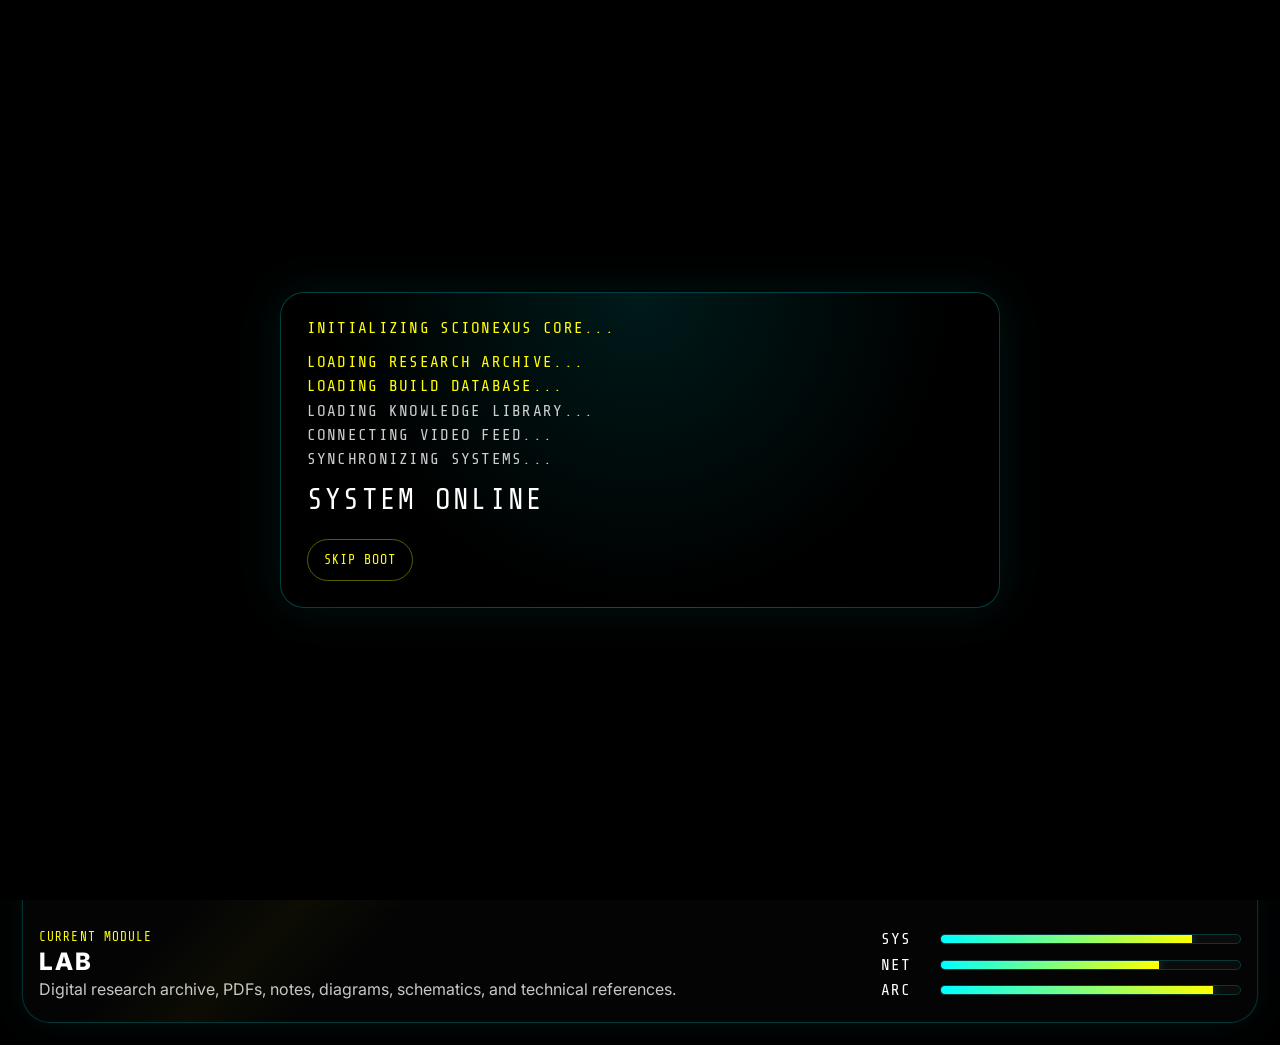
<file: index.html>
<!doctype html>
<html lang="en">
<head>
  <meta charset="utf-8" />
  <meta name="viewport" content="width=device-width, initial-scale=1" />
  <title>Scionexus | Core Interface</title>
  <meta name="description" content="Scionexus is an immersive science and engineering command interface built for GitHub Pages." />
  <meta name="theme-color" content="#000000" />
  <link rel="preconnect" href="https://fonts.googleapis.com" />
  <link rel="preconnect" href="https://fonts.gstatic.com" crossorigin />
  <link href="https://fonts.googleapis.com/css2?family=Inter:wght@400;500;600;700;800&family=Share+Tech+Mono&display=swap" rel="stylesheet" />
  <link rel="stylesheet" href="style.css" />
</head>
<body>
  <a class="skip-link" href="#main">Skip to content</a>

  <div class="boot" id="boot" aria-hidden="true">
    <div class="boot__panel" role="status" aria-live="polite">
      <div class="boot__title">INITIALIZING SCIONEXUS CORE...</div>
      <div class="boot__log" id="bootLog">
        <span>Loading Research Archive...</span>
        <span>Loading Build Database...</span>
        <span>Loading Knowledge Library...</span>
        <span>Connecting Video Feed...</span>
        <span>Synchronizing Systems...</span>
      </div>
      <div class="boot__status" id="bootStatus">SYSTEM ONLINE</div>
      <button class="boot__skip" id="bootSkip" type="button">SKIP BOOT</button>
    </div>
  </div>

  <div class="bg" aria-hidden="true">
    <div class="bg__grid"></div>
    <div class="bg__scan"></div>
    <div class="bg__nodes"></div>
  </div>

  <header class="chrome">
    <div class="chrome__brand">
      <div class="logo-mark" aria-hidden="true">S</div>
      <div>
        <div class="chrome__name">SCIONEXUS</div>
        <div class="chrome__sub">SCIENCE • ENGINEERING • DISCOVERY</div>
      </div>
    </div>
    <div class="chrome__meta mono">CORE / v1.0 / LIVE</div>
  </header>

  <main id="main" class="shell">
    <section class="hub" aria-label="Scionexus command hub">
      <div class="hub__frame">
        <div class="hub__topline mono">
          <span>ACCESS LEVEL: PUBLIC</span>
          <span id="sessionState">SESSION: COLD START</span>
        </div>

        <div class="radial" id="radial" role="navigation" aria-label="Primary modules">
          <div class="radial__core" aria-label="Scionexus core">
            <div class="radial__core-inner">
              <div class="radial__sig mono">SCIONEXUS</div>
              <h1 class="radial__title">SMART HUB</h1>
              <p class="radial__copy"></p>
              <div class="radial__hint mono" id="moduleHint">SELECT A MODULE</div>
            </div>
          </div>

          <button class="module module--lab is-active" data-target="lab.html" data-title="LAB" data-desc="Digital research archive, PDFs, notes, diagrams, schematics, and technical references." aria-label="Open Lab module">
            <span class="module__id mono">01</span><span class="module__name">LAB</span>
          </button>
          <button class="module module--explore" data-target="explore.html" data-title="EXPLORE" data-desc="Recent transmissions, embedded videos, and channel access." aria-label="Open Explore module">
            <span class="module__id mono">02</span><span class="module__name">EXPLORE</span>
          </button>
          <button class="module module--scrap" data-target="scrap.html" data-title="SCRAP" data-desc="Workshop archive, build logs, parts lists, downloads, and engineering notebooks." aria-label="Open Scrap module">
            <span class="module__id mono">03</span><span class="module__name">SCRAP</span>
          </button>
          <button class="module module--shop" data-target="shop.html" data-title="SHOP" data-desc="Equipment terminal, kits, downloads, PCB files, templates, and future storefront placeholders." aria-label="Open Shop module">
            <span class="module__id mono">04</span><span class="module__name">SHOP</span>
          </button>
        </div>

        <div class="hub__footer">
          <div class="readout">
            <div class="readout__label mono">CURRENT MODULE</div>
            <div class="readout__value" id="activeTitle">LAB</div>
            <div class="readout__desc" id="activeDesc">Digital research archive, PDFs, notes, diagrams, schematics, and technical references.</div>
          </div>
          <div class="diagnostics" aria-label="System diagnostics">
            <div class="diag"><span class="mono">SYS</span><div class="bar"><i style="width: 84%"></i></div></div>
            <div class="diag"><span class="mono">NET</span><div class="bar"><i style="width: 73%"></i></div></div>
            <div class="diag"><span class="mono">ARC</span><div class="bar"><i style="width: 91%"></i></div></div>
          </div>
        </div>
      </div>
    </section>
  </main>

  <script src="script.js"></script>
</body>
</html>
</file>
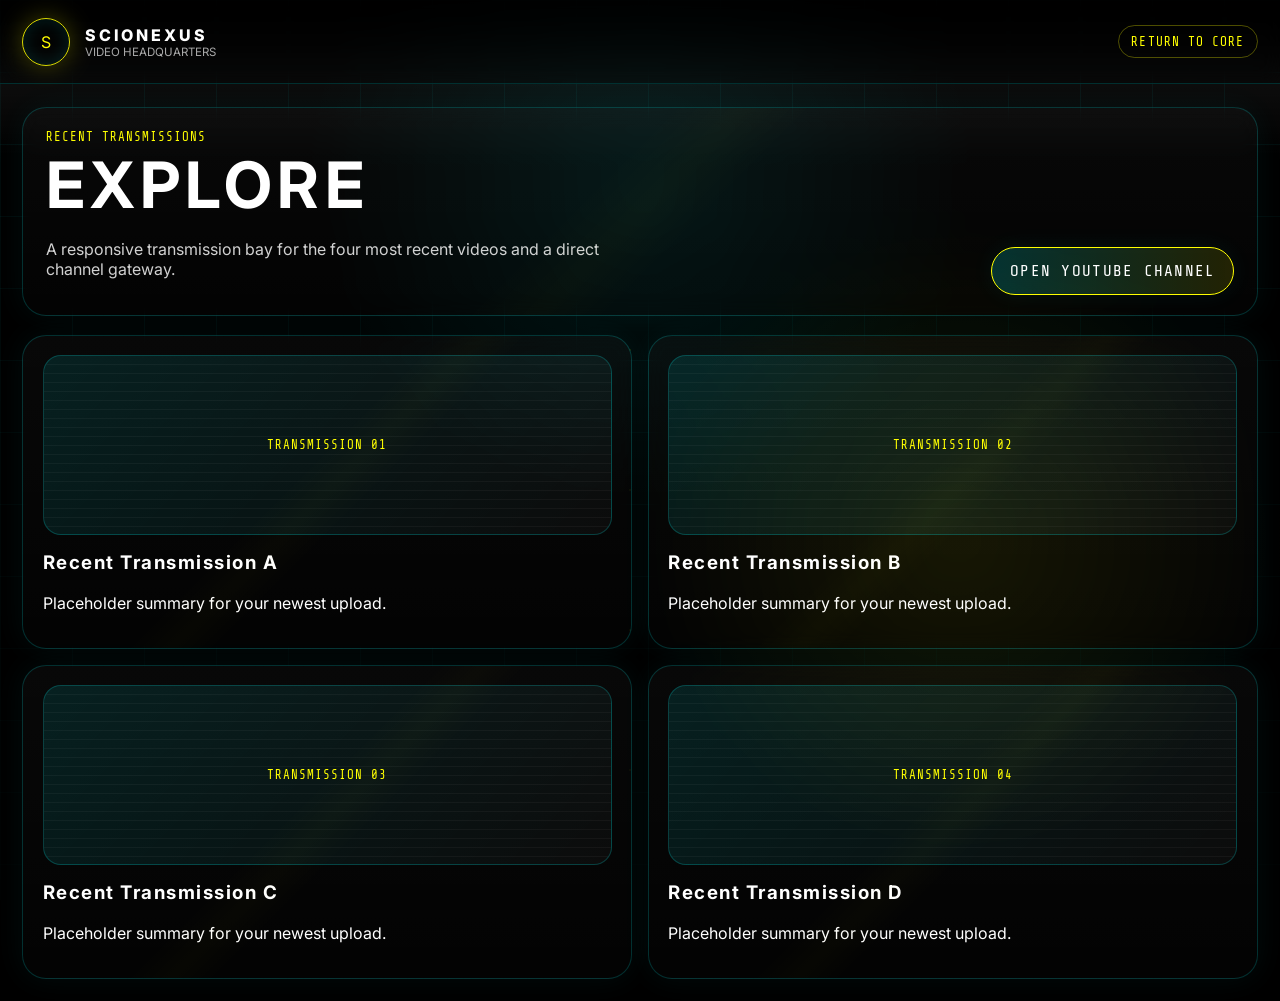
<file: explore.html>
<!doctype html>
<html lang="en">
<head>
  <meta charset="utf-8" />
  <meta name="viewport" content="width=device-width, initial-scale=1" />
  <title>Scionexus | Explore Transmissions</title>
  <meta name="description" content="Scionexus Explore page featuring recent transmissions and embedded videos." />
  <meta name="theme-color" content="#000000" />
  <link rel="preconnect" href="https://fonts.googleapis.com" />
  <link rel="preconnect" href="https://fonts.gstatic.com" crossorigin />
  <link href="https://fonts.googleapis.com/css2?family=Inter:wght@400;500;600;700;800&family=Share+Tech+Mono&display=swap" rel="stylesheet" />
  <link rel="stylesheet" href="style.css" />
</head>
<body>
  <a class="skip-link" href="#content">Skip to content</a>
  <div class="bg" aria-hidden="true"><div class="bg__grid"></div><div class="bg__scan"></div><div class="bg__nodes"></div></div>
  <header class="chrome"><div class="chrome__brand"><div class="logo-mark" aria-hidden="true">S</div><div><div class="chrome__name">SCIONEXUS</div><div class="chrome__sub">VIDEO HEADQUARTERS</div></div></div><a class="chrome__meta mono" href="index.html">RETURN TO CORE</a></header>
  <main id="content" class="page">
    <section class="page__hero panel">
      <div>
        <div class="kicker mono">RECENT TRANSMISSIONS</div>
        <h1>EXPLORE</h1>
        <p class="lede">A responsive transmission bay for the four most recent videos and a direct channel gateway.</p>
      </div>
      <a class="btn btn--primary" href="https://youtube.com/" target="_blank" rel="noreferrer">OPEN YOUTUBE CHANNEL</a>
    </section>

    <section class="grid grid--videos">
      <article class="panel video-card"><div class="video-card__thumb">TRANSMISSION 01</div><h3>Recent Transmission A</h3><p>Placeholder summary for your newest upload.</p></article>
      <article class="panel video-card"><div class="video-card__thumb">TRANSMISSION 02</div><h3>Recent Transmission B</h3><p>Placeholder summary for your newest upload.</p></article>
      <article class="panel video-card"><div class="video-card__thumb">TRANSMISSION 03</div><h3>Recent Transmission C</h3><p>Placeholder summary for your newest upload.</p></article>
      <article class="panel video-card"><div class="video-card__thumb">TRANSMISSION 04</div><h3>Recent Transmission D</h3><p>Placeholder summary for your newest upload.</p></article>
    </section>
  </main>
  <script src="script.js"></script>
</body>
</html>
</file>
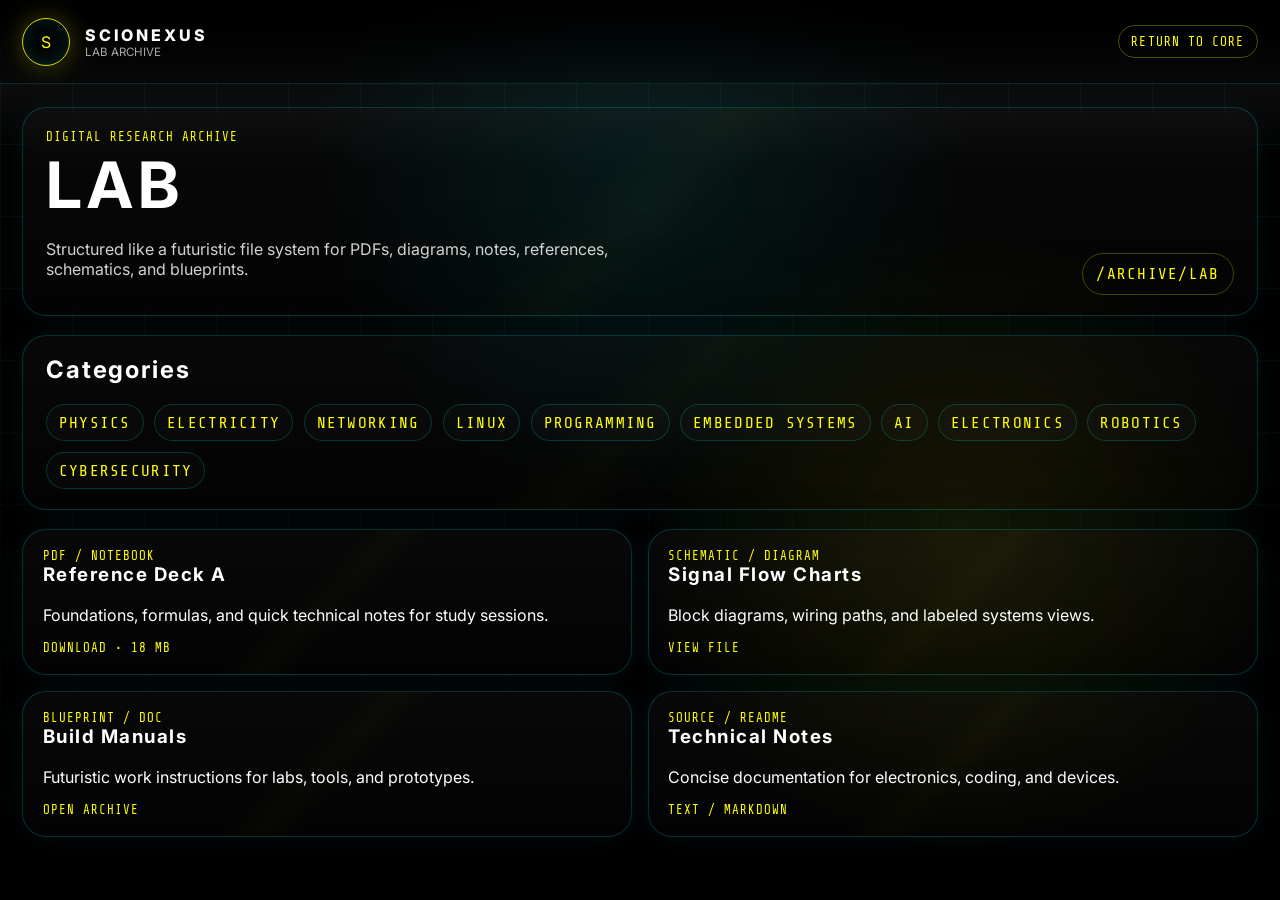
<file: lab.html>
<!doctype html>
<html lang="en">
<head>
  <meta charset="utf-8" />
  <meta name="viewport" content="width=device-width, initial-scale=1" />
  <title>Scionexus | Lab Archive</title>
  <meta name="description" content="Scionexus Lab archive with technical notes, downloads, schematics, and reference categories." />
  <meta name="theme-color" content="#000000" />
  <link rel="preconnect" href="https://fonts.googleapis.com" />
  <link rel="preconnect" href="https://fonts.gstatic.com" crossorigin />
  <link href="https://fonts.googleapis.com/css2?family=Inter:wght@400;500;600;700;800&family=Share+Tech+Mono&display=swap" rel="stylesheet" />
  <link rel="stylesheet" href="style.css" />
</head>
<body>
  <a class="skip-link" href="#content">Skip to content</a>
  <div class="bg" aria-hidden="true"><div class="bg__grid"></div><div class="bg__scan"></div><div class="bg__nodes"></div></div>
  <header class="chrome"><div class="chrome__brand"><div class="logo-mark" aria-hidden="true">S</div><div><div class="chrome__name">SCIONEXUS</div><div class="chrome__sub">LAB ARCHIVE</div></div></div><a class="chrome__meta mono" href="index.html">RETURN TO CORE</a></header>
  <main id="content" class="page">
    <section class="page__hero panel">
      <div>
        <div class="kicker mono">DIGITAL RESEARCH ARCHIVE</div>
        <h1>LAB</h1>
        <p class="lede">Structured like a futuristic file system for PDFs, diagrams, notes, references, schematics, and blueprints.</p>
      </div>
      <div class="panel__badge mono">/archive/lab</div>
    </section>

    <section class="panel section-block">
      <h2>Categories</h2>
      <div class="tag-grid mono" aria-label="Lab categories">
        <span>PHYSICS</span><span>ELECTRICITY</span><span>NETWORKING</span><span>LINUX</span><span>PROGRAMMING</span><span>EMBEDDED SYSTEMS</span><span>AI</span><span>ELECTRONICS</span><span>ROBOTICS</span><span>CYBERSECURITY</span>
      </div>
    </section>

    <section class="grid grid--labs">
      <article class="panel file-card"><div class="file-card__top mono">PDF / NOTEBOOK</div><h3>Reference Deck A</h3><p>Foundations, formulas, and quick technical notes for study sessions.</p><div class="file-card__bottom mono">DOWNLOAD • 18 MB</div></article>
      <article class="panel file-card"><div class="file-card__top mono">SCHEMATIC / DIAGRAM</div><h3>Signal Flow Charts</h3><p>Block diagrams, wiring paths, and labeled systems views.</p><div class="file-card__bottom mono">VIEW FILE</div></article>
      <article class="panel file-card"><div class="file-card__top mono">BLUEPRINT / DOC</div><h3>Build Manuals</h3><p>Futuristic work instructions for labs, tools, and prototypes.</p><div class="file-card__bottom mono">OPEN ARCHIVE</div></article>
      <article class="panel file-card"><div class="file-card__top mono">SOURCE / README</div><h3>Technical Notes</h3><p>Concise documentation for electronics, coding, and devices.</p><div class="file-card__bottom mono">TEXT / MARKDOWN</div></article>
    </section>
  </main>
  <script src="script.js"></script>
</body>
</html>
</file>
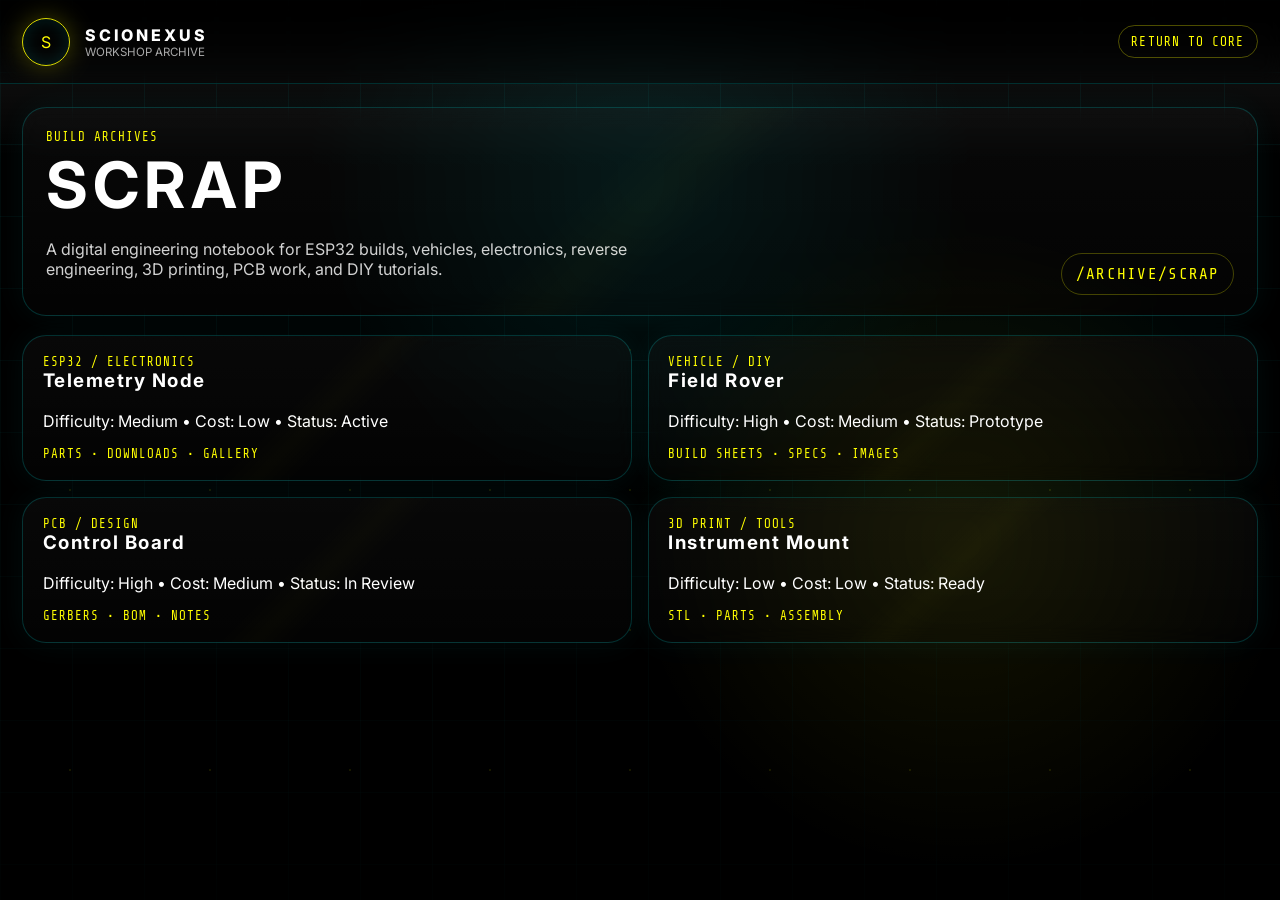
<file: scrap.html>
<!doctype html>
<html lang="en">
<head>
  <meta charset="utf-8" />
  <meta name="viewport" content="width=device-width, initial-scale=1" />
  <title>Scionexus | Scrap Workshop Archive</title>
  <meta name="description" content="Scionexus Scrap workshop archive with build logs, parts lists, and project cards." />
  <meta name="theme-color" content="#000000" />
  <link rel="preconnect" href="https://fonts.googleapis.com" />
  <link rel="preconnect" href="https://fonts.gstatic.com" crossorigin />
  <link href="https://fonts.googleapis.com/css2?family=Inter:wght@400;500;600;700;800&family=Share+Tech+Mono&display=swap" rel="stylesheet" />
  <link rel="stylesheet" href="style.css" />
</head>
<body>
  <a class="skip-link" href="#content">Skip to content</a>
  <div class="bg" aria-hidden="true"><div class="bg__grid"></div><div class="bg__scan"></div><div class="bg__nodes"></div></div>
  <header class="chrome"><div class="chrome__brand"><div class="logo-mark" aria-hidden="true">S</div><div><div class="chrome__name">SCIONEXUS</div><div class="chrome__sub">WORKSHOP ARCHIVE</div></div></div><a class="chrome__meta mono" href="index.html">RETURN TO CORE</a></header>
  <main id="content" class="page">
    <section class="page__hero panel"><div><div class="kicker mono">BUILD ARCHIVES</div><h1>SCRAP</h1><p class="lede">A digital engineering notebook for ESP32 builds, vehicles, electronics, reverse engineering, 3D printing, PCB work, and DIY tutorials.</p></div><div class="panel__badge mono">/archive/scrap</div></section>
    <section class="grid grid--projects">
      <article class="panel project-card"><div class="project-card__top mono">ESP32 / ELECTRONICS</div><h3>Telemetry Node</h3><p>Difficulty: Medium • Cost: Low • Status: Active</p><div class="project-card__meta mono">PARTS • DOWNLOADS • GALLERY</div></article>
      <article class="panel project-card"><div class="project-card__top mono">VEHICLE / DIY</div><h3>Field Rover</h3><p>Difficulty: High • Cost: Medium • Status: Prototype</p><div class="project-card__meta mono">BUILD SHEETS • SPECS • IMAGES</div></article>
      <article class="panel project-card"><div class="project-card__top mono">PCB / DESIGN</div><h3>Control Board</h3><p>Difficulty: High • Cost: Medium • Status: In Review</p><div class="project-card__meta mono">GERBERS • BOM • NOTES</div></article>
      <article class="panel project-card"><div class="project-card__top mono">3D PRINT / TOOLS</div><h3>Instrument Mount</h3><p>Difficulty: Low • Cost: Low • Status: Ready</p><div class="project-card__meta mono">STL • PARTS • ASSEMBLY</div></article>
    </section>
  </main>
  <script src="script.js"></script>
</body>
</html>
</file>
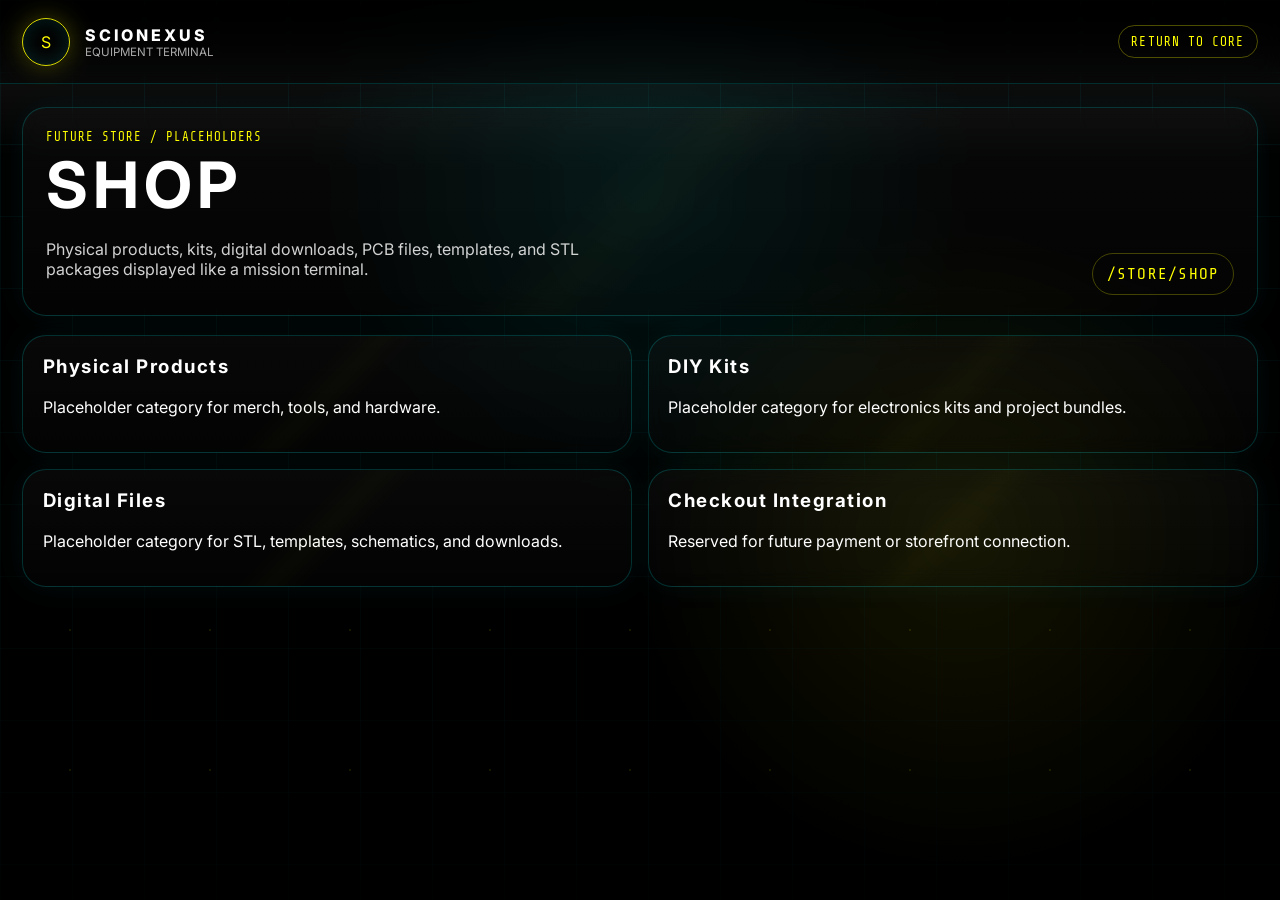
<file: shop.html>
<!doctype html>
<html lang="en">
<head>
  <meta charset="utf-8" />
  <meta name="viewport" content="width=device-width, initial-scale=1" />
  <title>Scionexus | Equipment Terminal</title>
  <meta name="description" content="Scionexus Shop equipment terminal with product placeholders, digital downloads, and future checkout notes." />
  <meta name="theme-color" content="#000000" />
  <link rel="preconnect" href="https://fonts.googleapis.com" />
  <link rel="preconnect" href="https://fonts.gstatic.com" crossorigin />
  <link href="https://fonts.googleapis.com/css2?family=Inter:wght@400;500;600;700;800&family=Share+Tech+Mono&display=swap" rel="stylesheet" />
  <link rel="stylesheet" href="style.css" />
</head>
<body>
  <a class="skip-link" href="#content">Skip to content</a>
  <div class="bg" aria-hidden="true"><div class="bg__grid"></div><div class="bg__scan"></div><div class="bg__nodes"></div></div>
  <header class="chrome"><div class="chrome__brand"><div class="logo-mark" aria-hidden="true">S</div><div><div class="chrome__name">SCIONEXUS</div><div class="chrome__sub">EQUIPMENT TERMINAL</div></div></div><a class="chrome__meta mono" href="index.html">RETURN TO CORE</a></header>
  <main id="content" class="page">
    <section class="page__hero panel"><div><div class="kicker mono">FUTURE STORE / PLACEHOLDERS</div><h1>SHOP</h1><p class="lede">Physical products, kits, digital downloads, PCB files, templates, and STL packages displayed like a mission terminal.</p></div><div class="panel__badge mono">/store/shop</div></section>
    <section class="grid grid--shop">
      <article class="panel shop-card"><h3>Physical Products</h3><p>Placeholder category for merch, tools, and hardware.</p></article>
      <article class="panel shop-card"><h3>DIY Kits</h3><p>Placeholder category for electronics kits and project bundles.</p></article>
      <article class="panel shop-card"><h3>Digital Files</h3><p>Placeholder category for STL, templates, schematics, and downloads.</p></article>
      <article class="panel shop-card"><h3>Checkout Integration</h3><p>Reserved for future payment or storefront connection.</p></article>
    </section>
  </main>
  <script src="script.js"></script>
</body>
</html>
</file>
<file: style.css>
*{box-sizing:border-box}
html{scroll-behavior:smooth}
body{margin:0;background:#000;color:#fff;font-family:Inter,system-ui,sans-serif;overflow-x:hidden}
a{color:inherit;text-decoration:none}
.mono,.kicker,.chrome__meta,.module__id,.module__name,.boot__title,.boot__log,.boot__status,.boot__skip,.panel__badge,.tag-grid,.file-card__top,.file-card__bottom,.video-card__thumb,.project-card__top,.project-card__meta{font-family:"Share Tech Mono",monospace;letter-spacing:.08em;text-transform:uppercase}
.skip-link{position:absolute;left:-999px;top:1rem;background:#fff;color:#000;padding:.75rem 1rem;z-index:99}
.skip-link:focus{left:1rem}
.bg{position:fixed;inset:0;pointer-events:none;z-index:-2;background:radial-gradient(circle at 50% 20%,rgba(0,255,255,.08),transparent 35%),radial-gradient(circle at 75% 60%,rgba(255,255,0,.08),transparent 30%),#000}
.bg__grid,.bg__scan,.bg__nodes{position:absolute;inset:0}
.bg__grid{background-image:linear-gradient(rgba(0,255,255,.06) 1px,transparent 1px),linear-gradient(90deg,rgba(0,255,255,.06) 1px,transparent 1px);background-size:72px 72px;mask-image:linear-gradient(to bottom,rgba(0,0,0,.9),rgba(0,0,0,.15))}
.bg__scan{background:linear-gradient(to bottom,transparent,rgba(255,255,255,.05),transparent);height:18%;animation:scan 8s linear infinite}
.bg__nodes{background-image:radial-gradient(circle,rgba(255,255,0,.8) 0 1px,transparent 1.5px);background-size:140px 140px;opacity:.12;animation:float 28s linear infinite}
.chrome{display:flex;justify-content:space-between;align-items:center;padding:1.1rem 1.4rem;border-bottom:1px solid rgba(0,255,255,.18);background:linear-gradient(to bottom,rgba(0,0,0,.86),rgba(0,0,0,.35));backdrop-filter:blur(10px);position:sticky;top:0;z-index:20}
.chrome__brand{display:flex;align-items:center;gap:.9rem}
.logo-mark{width:3rem;height:3rem;border:1px solid rgba(255,255,0,.85);border-radius:50%;display:grid;place-items:center;color:#ff0;box-shadow:0 0 25px rgba(255,255,0,.25),inset 0 0 18px rgba(0,255,255,.12)}
.chrome__name{font-weight:800;letter-spacing:.18em}
.chrome__sub{font-size:.72rem;color:rgba(255,255,255,.66)}
.chrome__meta{font-size:.8rem;color:#ff0;border:1px solid rgba(255,255,0,.3);padding:.55rem .8rem;border-radius:999px}
.shell,.page{max-width:1400px;margin:0 auto;padding:1.4rem}
.hub{min-height:calc(100vh - 5.4rem);display:grid;place-items:center}
.hub__frame{width:min(1280px,100%);border:1px solid rgba(0,255,255,.18);background:linear-gradient(180deg,rgba(255,255,255,.03),rgba(255,255,255,.015));box-shadow:0 0 0 1px rgba(255,255,255,.02),0 0 40px rgba(0,255,255,.05);backdrop-filter:blur(12px);padding:1rem;border-radius:28px;position:relative;overflow:hidden}
.hub__frame:before{content:"";position:absolute;inset:0;background:linear-gradient(135deg,transparent 0 45%,rgba(255,255,0,.08) 50%,transparent 55%);opacity:.45;pointer-events:none;animation:glide 14s linear infinite}
.hub__topline,.hub__footer{display:flex;justify-content:space-between;gap:1rem;align-items:center}
.hub__topline{color:rgba(255,255,255,.7);font-size:.8rem;padding:.6rem .8rem 1rem}
.radial {
  position: relative;
  width: min(760px, 100%);
  aspect-ratio: 1 / 1;
  margin: 0 auto;
  display: grid;
  place-items: center;
}
.radial__core {
  width: clamp(220px, 52vw, 300px);
  height: clamp(220px, 52vw, 300px);
  border-radius: 50%;
  border: 1px solid rgba(255,255,0,.5);
  box-shadow: 0 0 30px rgba(255,255,0,.12), inset 0 0 50px rgba(0,255,255,.05);
  background: radial-gradient(circle at 50% 35%, rgba(0,255,255,.12), rgba(0,0,0,.15) 58%, rgba(0,0,0,.6) 100%);
  display: grid;
  place-items: center;
  text-align: center;
  padding: 1rem;
  position: relative;
  z-index: 2;
}
.radial__core-inner {
  display: flex;
  flex-direction: column;
  justify-content: center;
  align-items: center;
  width: min(24rem, 85%);
  gap: 0.5rem;
}
.radial__sig{color:#ff0;font-size:.85rem}
.radial__title {
  margin: 0;
  font-size: clamp(1.35rem, 2.6vw, 2.5rem);
  line-height: 0.95;
  letter-spacing: 0.08em;
}
.radial__copy {
  margin: 0;
  max-width: 22rem;
  color: rgba(255,255,255,.82);
  font-size: 1rem;
}
.radial__hint{margin-top:1rem;color:#ff0}
.module {
  position: absolute;
  width: clamp(92px, 24vw, 190px);
  height: clamp(92px, 24vw, 190px);
  border-radius: 50%;
  border: 1px solid rgba(0,255,255,.35);
  background: radial-gradient(circle at 35% 30%, rgba(0,255,255,.18), rgba(255,255,255,.03) 40%, rgba(0,0,0,.3) 100%);
  color: #fff;
  display: flex;
  flex-direction: column;
  align-items: center;
  justify-content: center;
  gap: .35rem;
  cursor: pointer;
  transition: transform .25s ease, box-shadow .25s ease, border-color .25s ease, filter .25s ease;
}
.module:hover,.module:focus-visible,.module.is-active{transform:scale(1.05);box-shadow:0 0 30px rgba(0,255,255,.22),0 0 42px rgba(255,255,0,.15);border-color:#ff0;outline:none}
.module__id{color:#ff0;font-size:.75rem}
.module__name{font-size:1.15rem;font-weight:800;letter-spacing:.14em}
.module--lab{top:3%;left:50%;transform:translateX(-50%)}
.module--explore{right:2%;top:50%;transform:translateY(-50%)}
.module--scrap{bottom:3%;left:50%;transform:translateX(-50%)}
.module--shop{left:2%;top:50%;transform:translateY(-50%)}
.module--lab:hover,.module--lab.is-active{transform:translateX(-50%) scale(1.05)}
.module--scrap:hover,.module--scrap.is-active{transform:translateX(-50%) scale(1.05)}
.module--explore:hover,.module--explore.is-active,.module--shop:hover,.module--shop.is-active{transform:translateY(-50%) scale(1.05)}
.readout{max-width:46rem}
.readout__label{color:#ff0;font-size:.8rem}
.readout__value{font-size:1.5rem;font-weight:800;letter-spacing:.08em;margin:.2rem 0}
.readout__desc{color:rgba(255,255,255,.78)}
.diagnostics{min-width:min(360px,100%)}
.diag{display:grid;grid-template-columns:48px 1fr;gap:.7rem;align-items:center;margin:.45rem 0}
.bar{height:10px;border:1px solid rgba(0,255,255,.18);background:rgba(255,255,255,.03);border-radius:999px;overflow:hidden}
.bar i{display:block;height:100%;background:linear-gradient(90deg,#0ff,#ff0);box-shadow:0 0 12px rgba(0,255,255,.35)}
.panel{border:1px solid rgba(0,255,255,.18);background:linear-gradient(180deg,rgba(255,255,255,.03),rgba(255,255,255,.01));backdrop-filter:blur(10px);border-radius:24px;box-shadow:0 0 30px rgba(0,255,255,.05);position:relative;overflow:hidden}
.panel:before{content:"";position:absolute;inset:0;background:linear-gradient(135deg,transparent 0 45%,rgba(255,255,0,.06) 50%,transparent 55%);opacity:.3;pointer-events:none}
.page__hero{display:flex;justify-content:space-between;align-items:end;gap:1rem;padding:1.4rem 1.4rem 1.2rem}
.kicker{color:#ff0;font-size:.78rem}
.page h1{margin:.15rem 0 0;font-size:clamp(2.5rem,5vw,5rem);letter-spacing:.08em}
.lede{max-width:60ch;color:rgba(255,255,255,.82)}
.btn{display:inline-flex;align-items:center;justify-content:center;padding:.9rem 1.1rem;border-radius:999px;border:1px solid rgba(0,255,255,.25);background:rgba(255,255,255,.03);box-shadow:0 0 24px rgba(0,255,255,.06);font-family:"Share Tech Mono",monospace;letter-spacing:.08em;text-transform:uppercase}
.btn--primary{background:linear-gradient(90deg,rgba(0,255,255,.18),rgba(255,255,0,.12));color:#fff;border-color:#ff0}
.section-block{padding:1.2rem 1.4rem;margin-top:1.2rem}
.section-block h2,.grid h3{margin-top:0;letter-spacing:.08em}
.tag-grid{display:flex;flex-wrap:wrap;gap:.65rem}
.tag-grid span{padding:.55rem .75rem;border:1px solid rgba(0,255,255,.18);border-radius:999px;color:#ff0;background:rgba(255,255,255,.02)}
.grid{display:grid;gap:1rem;margin-top:1.2rem}
.grid--labs,.grid--videos,.grid--projects,.grid--shop{grid-template-columns:repeat(2,minmax(0,1fr))}
.file-card,.video-card,.project-card,.shop-card{padding:1.2rem}
.file-card__top,.file-card__bottom,.video-card__thumb,.project-card__top,.project-card__meta{color:#ff0;font-size:.78rem}
.video-card__thumb{height:180px;border:1px solid rgba(0,255,255,.2);border-radius:18px;display:grid;place-items:center;background:linear-gradient(135deg,rgba(0,255,255,.1),rgba(255,255,255,.03));margin-bottom:1rem;position:relative;overflow:hidden}
.video-card__thumb:after{content:"";position:absolute;inset:0;background:repeating-linear-gradient(180deg,transparent 0 8px,rgba(255,255,255,.04) 8px 9px);mix-blend-mode:screen}
.boot{position:fixed;inset:0;background:#000;z-index:100;display:grid;place-items:center;transition:opacity .45s ease,visibility .45s ease}
.boot.is-hidden{opacity:0;visibility:hidden;pointer-events:none}
.boot__panel{width:min(720px,92vw);padding:1.6rem;border:1px solid rgba(0,255,255,.25);background:radial-gradient(circle at top,rgba(0,255,255,.1),rgba(0,0,0,.85) 65%);box-shadow:0 0 48px rgba(0,255,255,.08);border-radius:24px;text-align:left}
.boot__title{color:#ff0;font-size:1rem;margin-bottom:1rem}
.boot__log{display:grid;gap:.4rem;color:rgba(255,255,255,.8)}
.boot__status{margin-top:1rem;font-size:1.8rem;color:#fff}
.boot__skip{margin-top:1.4rem;padding:.8rem 1rem;border-radius:999px;border:1px solid rgba(255,255,0,.35);background:transparent;color:#ff0;cursor:pointer}
.panel__badge{color:#ff0;border:1px solid rgba(255,255,0,.25);padding:.7rem .85rem;border-radius:999px}
@keyframes scan{0%{transform:translateY(-20%)}100%{transform:translateY(5200%)}}
@keyframes glide{0%{transform:translateX(-120%)}100%{transform:translateX(120%)}}
@keyframes float{0%{transform:translate3d(0,0,0)}50%{transform:translate3d(0,-12px,0)}100%{transform:translate3d(0,0,0)}}
@media (max-width: 980px){
  .hub__footer,.page__hero{flex-direction:column;align-items:flex-start}
  .radial{width:min(640px,96vw)}
  .grid--labs,.grid--videos,.grid--projects,.grid--shop{grid-template-columns:1fr}
  .diagnostics{min-width:100%}
}
@media (max-width: 680px){
  .chrome{padding:.9rem 1rem}
  .chrome__sub{display:none}
  .hub{min-height:auto;padding-top:1rem}
  .hub__frame{padding:.7rem}
  .radial{width:min(94vw,560px);aspect-ratio:auto;min-height:540px}
  .radial__core{width:min(240px,58vw);height:min(240px,58vw)}
  .module{width:120px;height:120px}
  .module__name{font-size:1rem}
  .module--lab{top:0}
  .module--scrap{bottom:0}
  .module--shop{left:0}
  .module--explore{right:0}
  .page,.shell{padding:1rem}
}
@media (max-width: 680px) {
  .chrome {
    padding: .85rem 1rem;
  }

  .chrome__sub {
    display: none;
  }

  .shell,
  .page {
    padding: 1rem;
  }

  .hub {
    min-height: auto;
    padding-top: 1rem;
  }

  .hub__frame {
    padding: .75rem;
    border-radius: 20px;
    overflow: visible;
  }

  .hub__topline,
  .hub__footer,
  .page__hero {
    flex-direction: column;
    align-items: flex-start;
  }

  .radial {
    width: 100%;
    max-width: 560px;
    aspect-ratio: auto;
    min-height: 720px;
    overflow: visible;
    display: block;
    position: relative;
  }

  .radial__core {
    width: clamp(210px, 64vw, 255px);
    height: clamp(210px, 64vw, 255px);
    margin: 0 auto;
    position: relative;
    left: auto;
    top: auto;
    transform: none;
  }

  .radial__core-inner {
    width: 85%;
  }

  .radial__title {
    font-size: clamp(1.15rem, 5vw, 1.7rem);
  }

  .radial__copy {
    font-size: .9rem;
  }

  .module {
    position: absolute;
    width: 96px;
    height: 96px;
    font-size: .85rem;
  }

  .module__name {
    font-size: .85rem;
  }

  .module--lab {
    top: 8px;
    left: 50%;
    transform: translateX(-50%);
  }

  .module--explore {
    top: 50%;
    right: 8px;
    transform: translateY(-50%);
  }

  .module--scrap {
    bottom: 8px;
    left: 50%;
    transform: translateX(-50%);
  }

  .module--shop {
    top: 50%;
    left: 8px;
    transform: translateY(-50%);
  }

  .grid--labs,
  .grid--videos,
  .grid--projects,
  .grid--shop {
    grid-template-columns: 1fr;
  }

  .diagnostics {
    min-width: 100%;
  }
}
</file>
